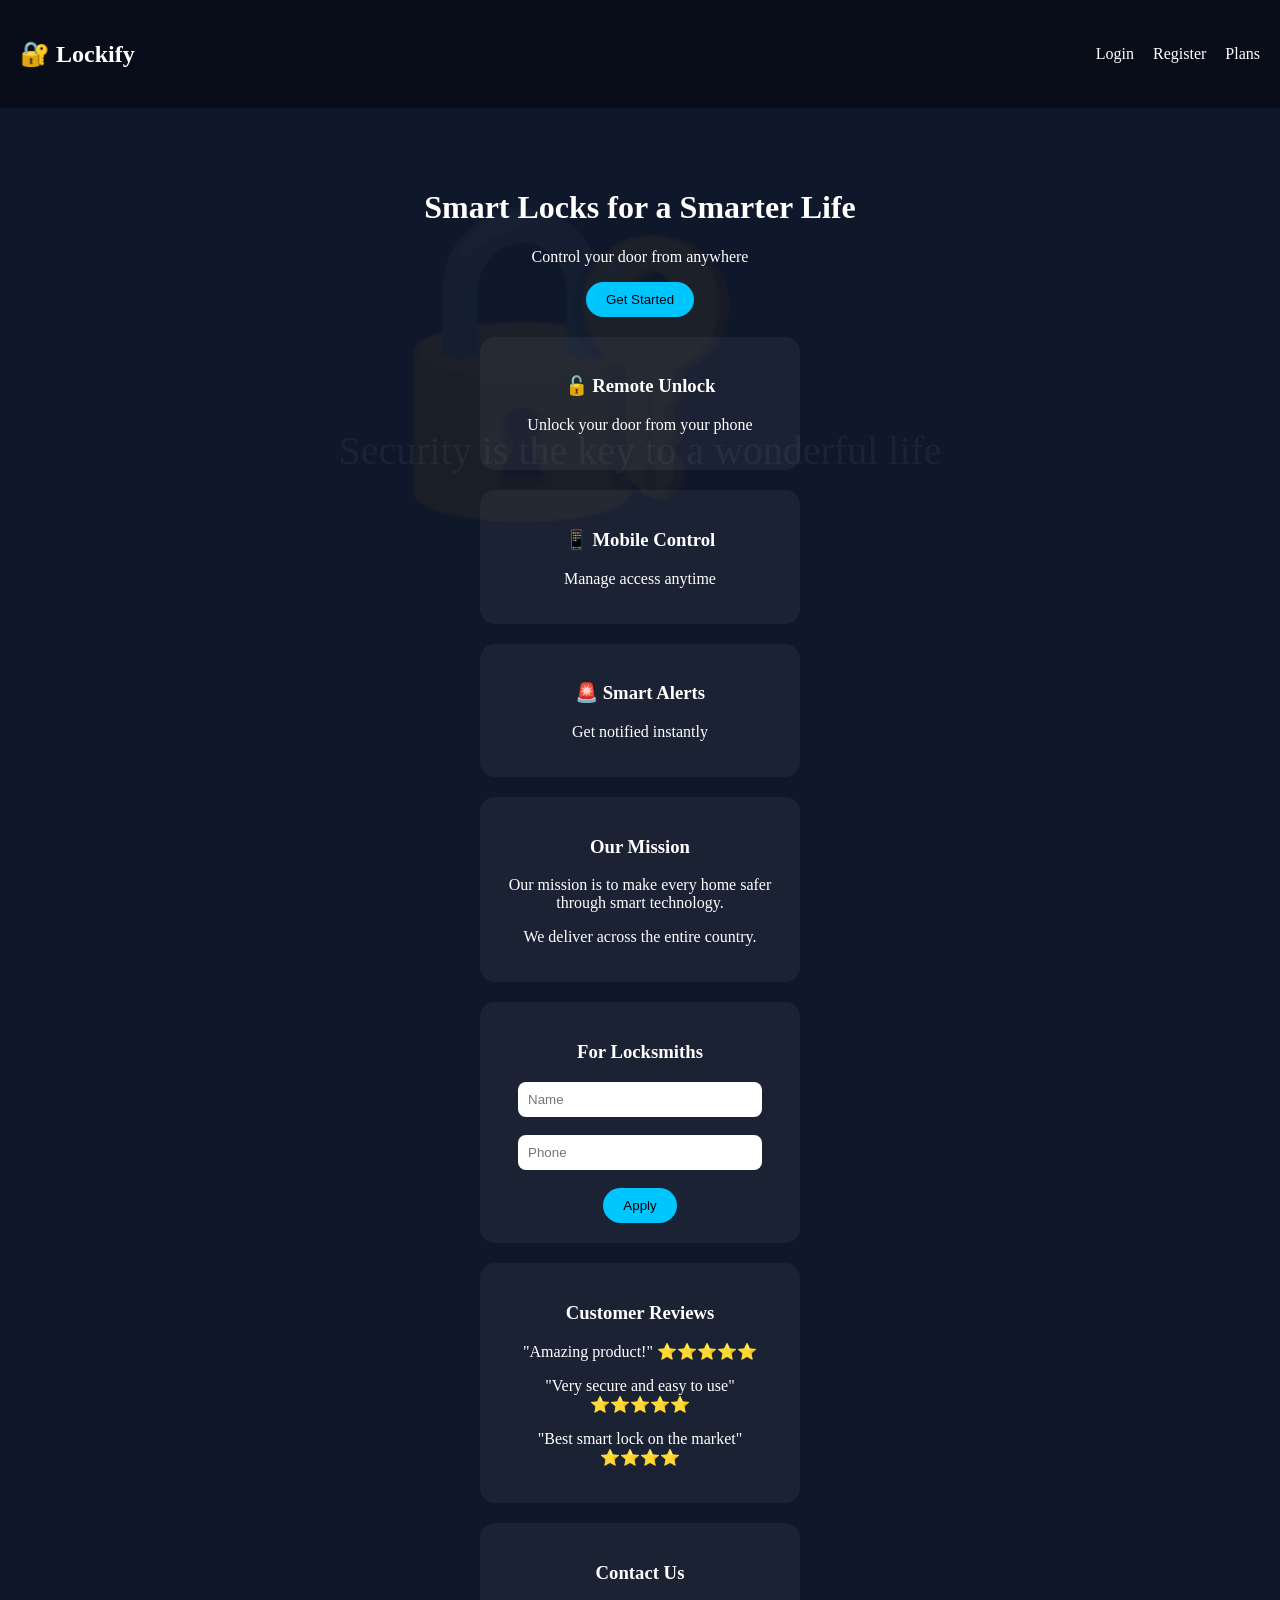
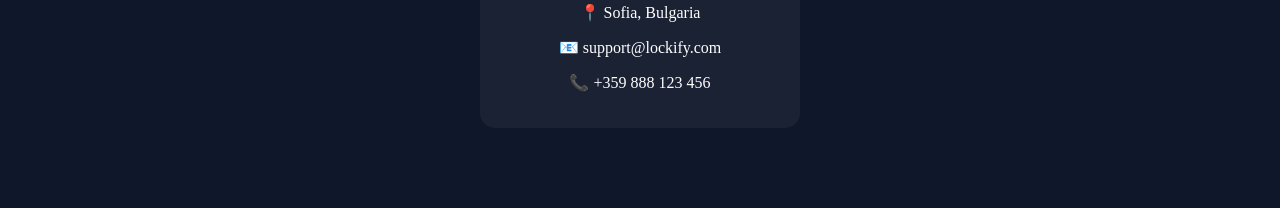
<file: index.html>
<!DOCTYPE html>
<html>
<head>
<meta charset="UTF-8">
<title>Lockify</title>
<link rel="stylesheet" href="style.css">
</head>
<body>

<div id="loader" style="display:none;">🔐 Loading Lockify...</div>

<div class="navbar">
  <h2>🔐 Lockify</h2>
  <div>
    <a href="login.html">Login</a>
    <a href="register.html">Register</a>
    <a href="plans.html">Plans</a>
  </div>
</div>

<div class="container">

<h1>Smart Locks for a Smarter Life</h1>
<p>Control your door from anywhere</p>

<button onclick="checkAccess()">Get Started</button>

<div id="guestActions"></div>

<div class="card" onclick="feature('Remote Unlock')">
<h3>🔓 Remote Unlock</h3>
<p>Unlock your door from your phone</p>
</div>

<div class="card" onclick="feature('Mobile Control')">
<h3>📱 Mobile Control</h3>
<p>Manage access anytime</p>
</div>

<div class="card" onclick="feature('Smart Alerts')">
<h3>🚨 Smart Alerts</h3>
<p>Get notified instantly</p>
</div>

<div class="card">
<h3>Our Mission</h3>
<p>Our mission is to make every home safer through smart technology.</p>
<p>We deliver across the entire country.</p>
</div>

<div class="card">
<h3>For Locksmiths</h3>

<form id="locksmithForm">

<input id="lockName" placeholder="Name" required><br><br>
<input id="lockPhone" placeholder="Phone" required><br><br>

<button type="submit">Apply</button>

</form>

</div>

<div class="card">
<h3>Customer Reviews</h3>
<p>"Amazing product!" ⭐⭐⭐⭐⭐</p>
<p>"Very secure and easy to use" ⭐⭐⭐⭐⭐</p>
<p>"Best smart lock on the market" ⭐⭐⭐⭐</p>
</div>

<div class="card">
<h3>Contact Us</h3>
<p>📍 Sofia, Bulgaria</p>
<p>📧 support@lockify.com</p>
<p>📞 +359 888 123 456</p>
</div>

</div>

<script src="script.js"></script>

</body>
</html>
</file>
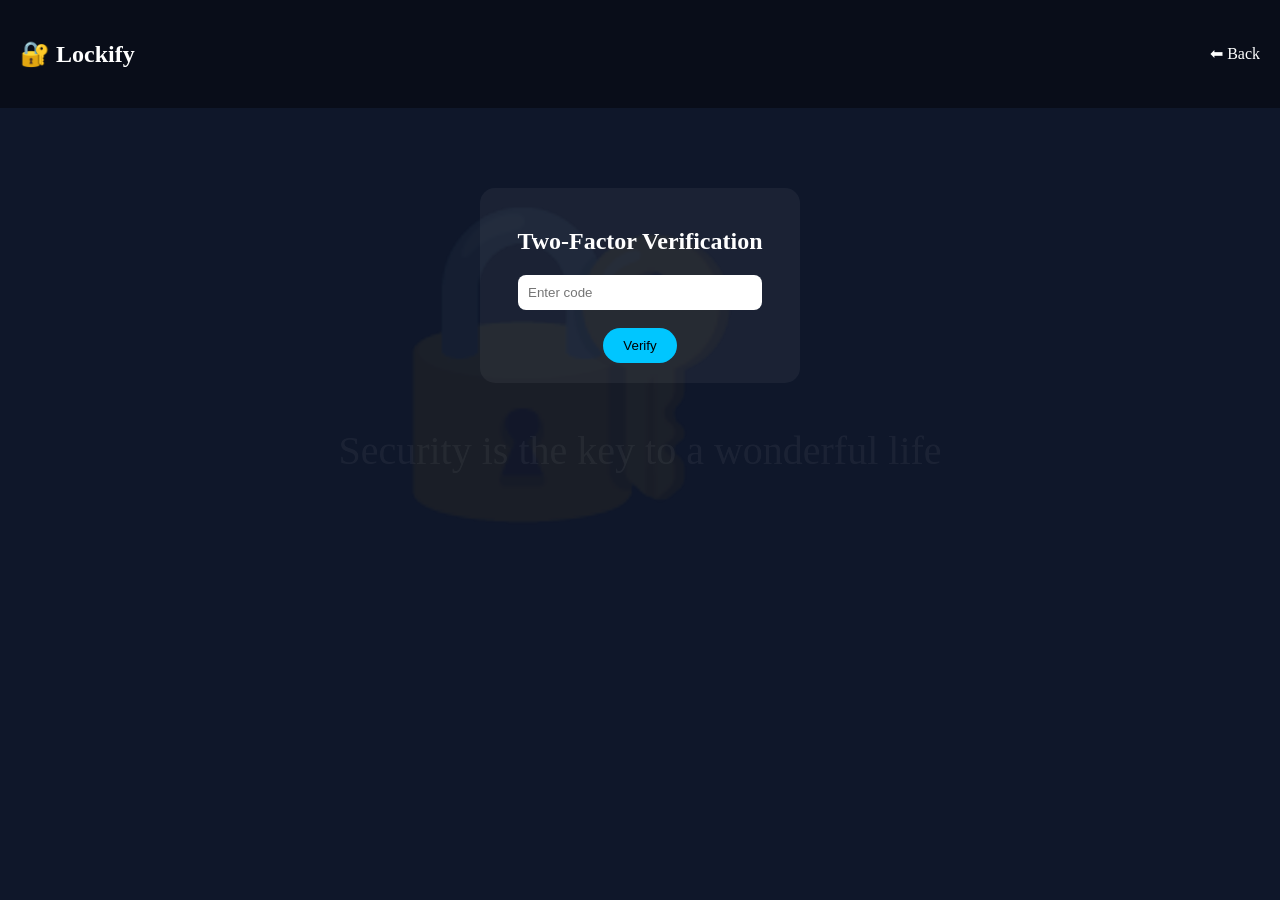
<file: 2fa.html>
<!DOCTYPE html>
<html>
<head>
<meta charset="UTF-8">
<title>Verification</title>
<link rel="stylesheet" href="style.css">
</head>
<body>

<div class="navbar">
<h2>🔐 Lockify</h2>
<a href="login.html">⬅ Back</a>
</div>

<div class="container">
<div class="card">

<h2>Two-Factor Verification</h2>

<form id="faForm">
<input id="faCode" placeholder="Enter code"><br><br>
<button>Verify</button>
</form>

</div>
</div>

<script src="script.js"></script>

</body>
</html>
</file>
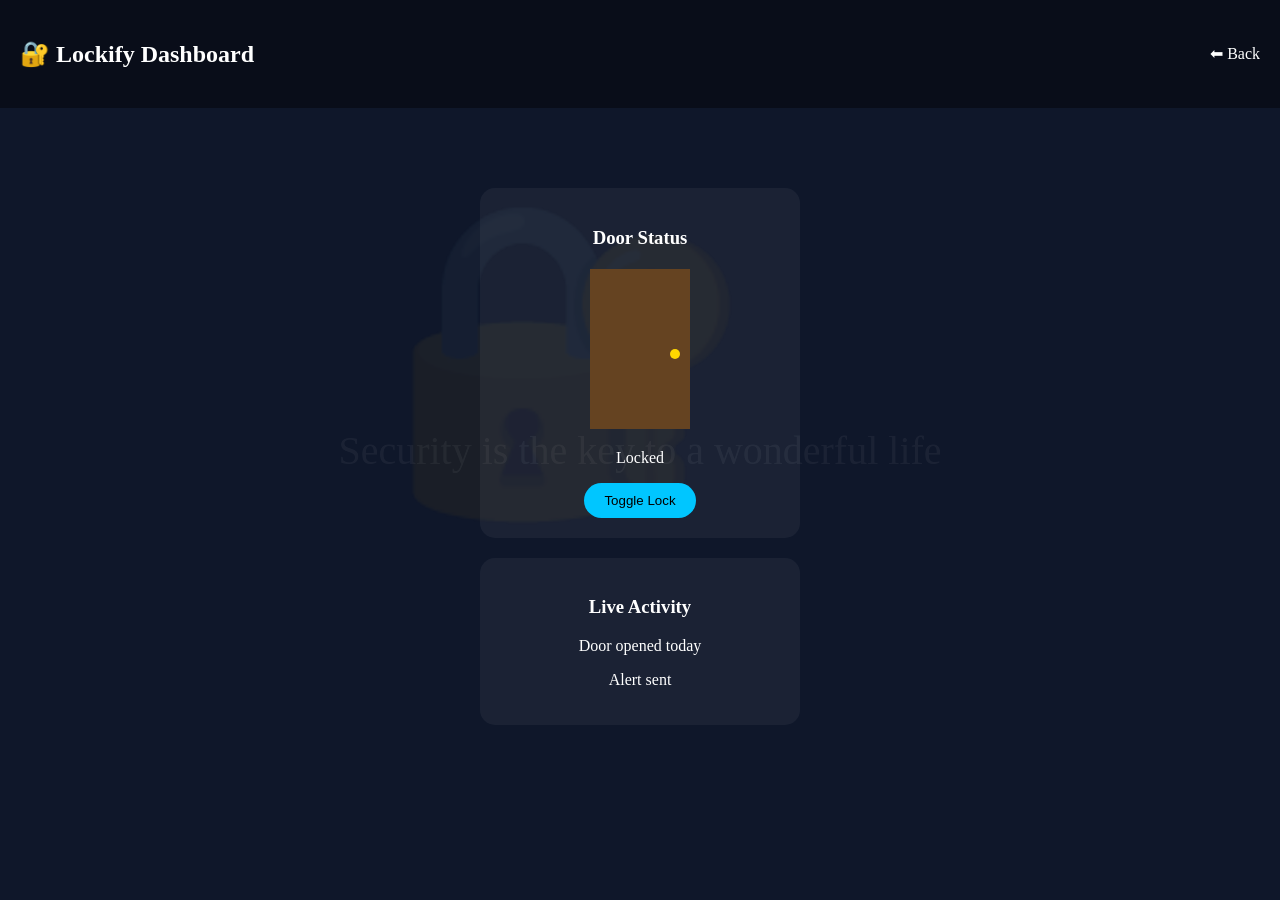
<file: dashboard.html>
<!DOCTYPE html>
<html>
<head>
<meta charset="UTF-8">
<title>Dashboard</title>
<link rel="stylesheet" href="style.css">
</head>
<body>

<div class="navbar">
<h2>🔐 Lockify Dashboard</h2>
<a href="index.html">⬅ Back</a>
</div>

<div class="container">

<div class="card">
<h3>Door Status</h3>

<div class="door" id="door"></div>

<p id="status">Locked</p>

<button onclick="unlock()">Toggle Lock</button>
</div>

<div class="card">
<h3>Live Activity</h3>
<p>Door opened today</p>
<p>Alert sent</p>
</div>

</div>

<script src="script.js"></script>

</body>
</html>
</file>
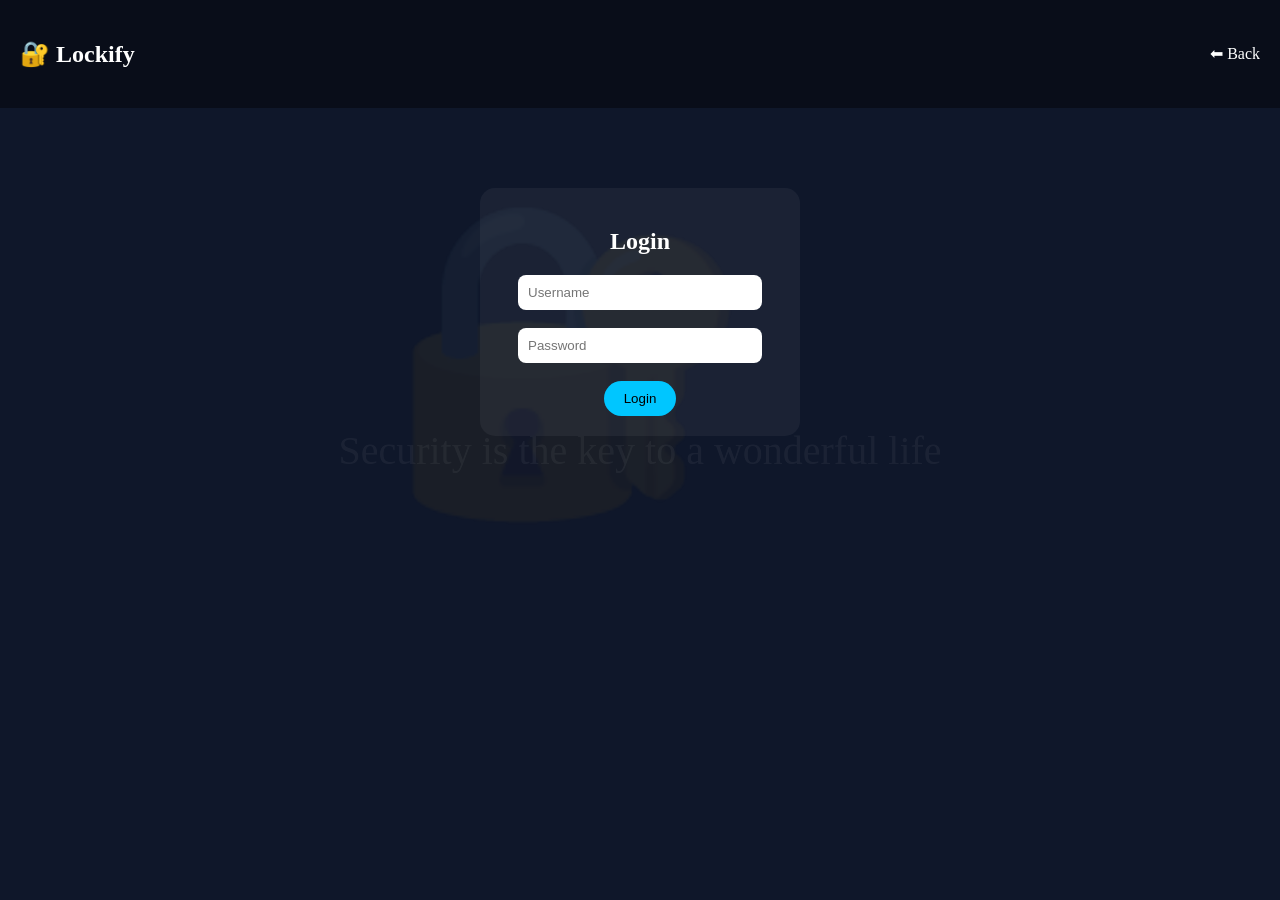
<file: login.html>
<!DOCTYPE html>
<html>
<head>
<meta charset="UTF-8">
<title>Login</title>
<link rel="stylesheet" href="style.css">
</head>
<body>

<div class="navbar">
<h2>🔐 Lockify</h2>
<a href="index.html">⬅ Back</a>
</div>

<div class="container">
<div class="card">

<h2>Login</h2>

<form id="loginForm">
<input id="loginUsername" placeholder="Username"><br><br>
<input type="password" id="loginPassword" placeholder="Password"><br><br>
<button>Login</button>
</form>

</div>
</div>

<script src="script.js"></script>

</body>
</html>
</file>
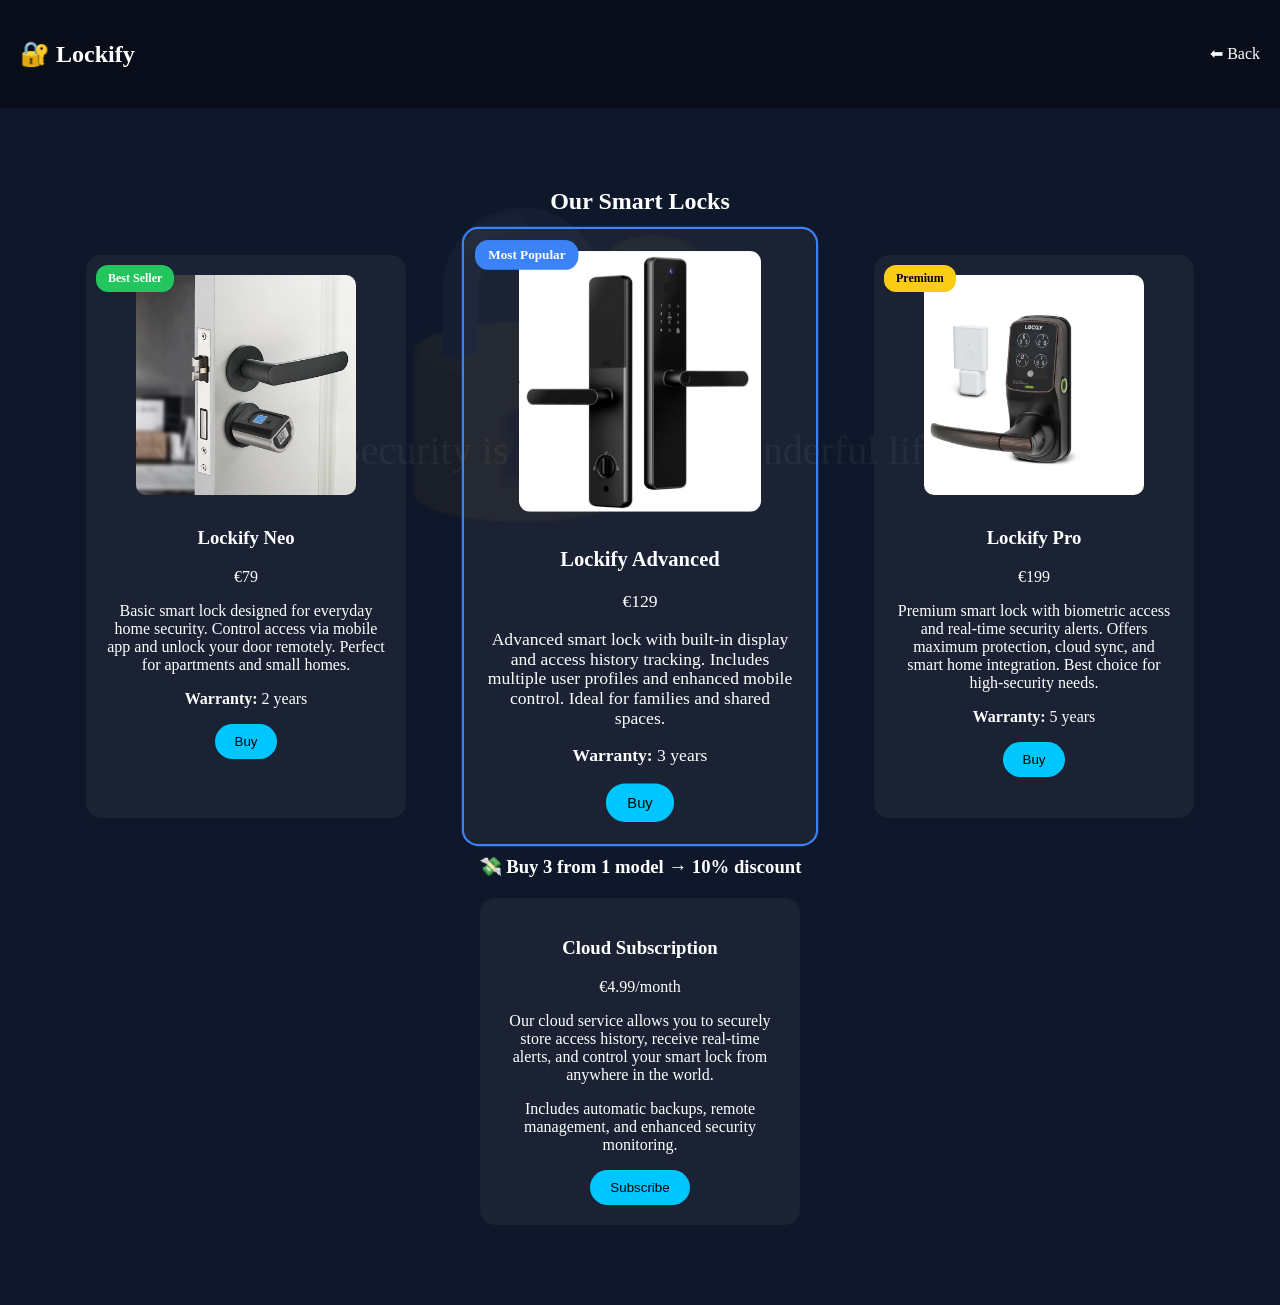
<file: plans.html>
<!DOCTYPE html>
<html>
<head>
<meta charset="UTF-8">
<title>Plans</title>
<link rel="stylesheet" href="style.css">
</head>
<body>

<div class="navbar">
<h2>🔐 Lockify</h2>
<a href="index.html">⬅ Back</a>
</div>

<div class="container">

<h2>Our Smart Locks</h2>

<div class="products">

<!-- 🟢 Lockify Neo -->
<div class="card">

<div class="badge">Best Seller</div>

<img src="lock1.jpg" width="220">
<h3>Lockify Neo</h3>
<p>€79</p>

<p>
Basic smart lock designed for everyday home security. 
Control access via mobile app and unlock your door remotely.
Perfect for apartments and small homes.
</p>

<p><b>Warranty:</b> 2 years</p>

<button onclick="buy()">Buy</button>

</div>

<!-- 🔵 Lockify Advanced -->
<div class="card highlight">

<div class="badge popular">Most Popular</div>

<img src="lock2.jpg" width="220">
<h3>Lockify Advanced</h3>
<p>€129</p>

<p>
Advanced smart lock with built-in display and access history tracking.
Includes multiple user profiles and enhanced mobile control.
Ideal for families and shared spaces.
</p>

<p><b>Warranty:</b> 3 years</p>

<button onclick="buy()">Buy</button>

</div>

<!-- 🔴 Lockify Pro -->
<div class="card">

<div class="badge premium">Premium</div>

<img src="lock3.jpg" width="220">
<h3>Lockify Pro</h3>
<p>€199</p>

<p>
Premium smart lock with biometric access and real-time security alerts.
Offers maximum protection, cloud sync, and smart home integration.
Best choice for high-security needs.
</p>

<p><b>Warranty:</b> 5 years</p>

<button onclick="buy()">Buy</button>

</div>

</div>

<h3>💸 Buy 3 from 1 model → 10% discount</h3>

<!-- ☁️ Cloud -->
<div class="card">
<h3>Cloud Subscription</h3>

<p>€4.99/month</p>

<p>
Our cloud service allows you to securely store access history, 
receive real-time alerts, and control your smart lock from anywhere in the world.
</p>

<p>
Includes automatic backups, remote management, and enhanced security monitoring.
</p>

<button onclick="subscribe()">Subscribe</button>
</div>

</div>

<script src="script.js"></script>

</body>
</html>
</file>
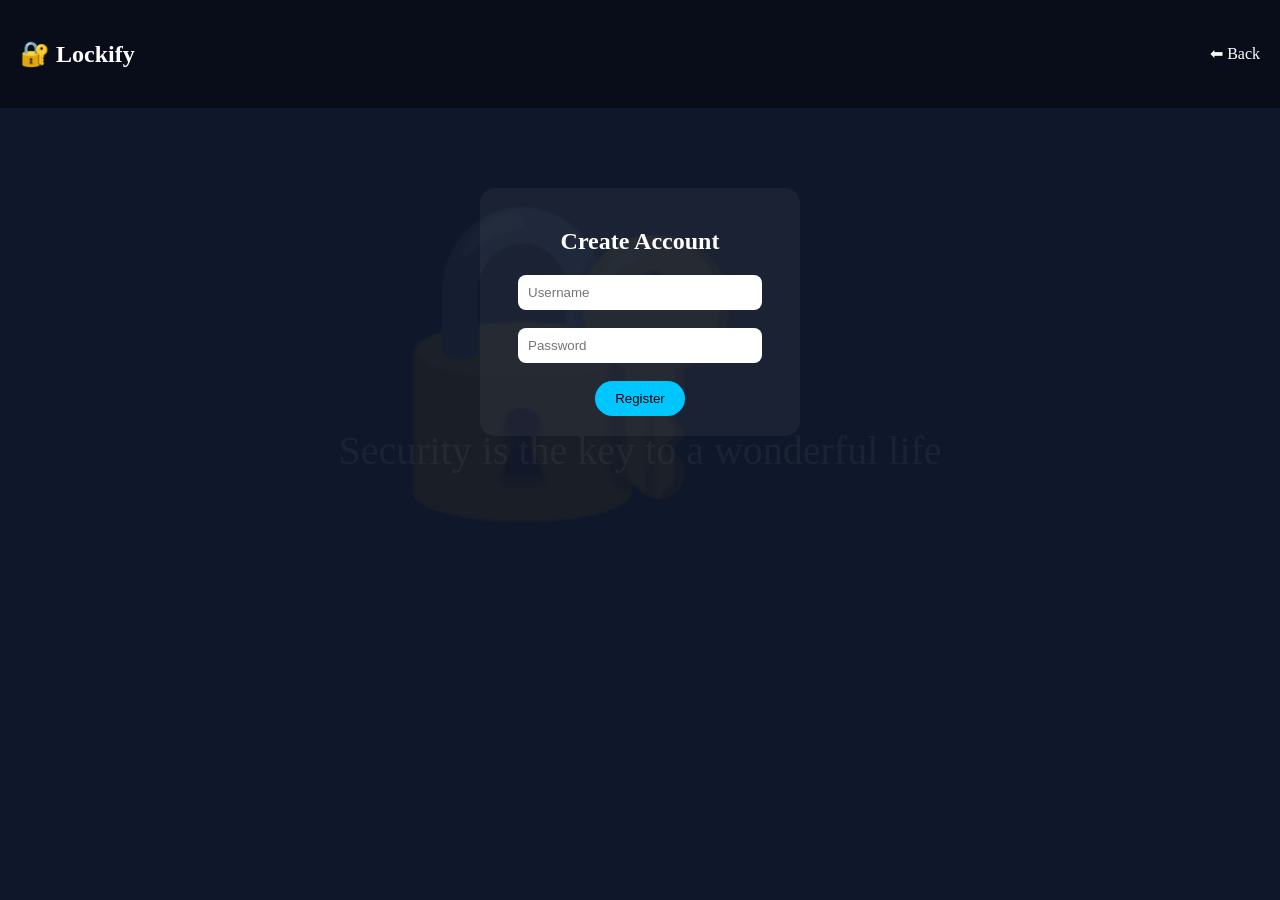
<file: register.html>
<!DOCTYPE html>
<html>
<head>
<meta charset="UTF-8">
<title>Register</title>
<link rel="stylesheet" href="style.css">
</head>
<body>

<div class="navbar">
<h2>🔐 Lockify</h2>
<a href="index.html">⬅ Back</a>
</div>

<div class="container">
<div class="card">

<h2>Create Account</h2>

<form id="registerForm">
<input id="username" placeholder="Username"><br><br>
<input type="password" id="password" placeholder="Password"><br><br>
<button>Register</button>
</form>

</div>
</div>

<script src="script.js"></script>

</body>
</html>
</file>
<file: style.css>
/* ===== BODY ===== */
body{
margin:0;
font-family:Segoe UI;
background:#0f172a;
color:white;
}

/* ===== LOADER ===== */
#loader{
position:fixed;
width:100%;
height:100%;
background:#0f172a;
display:flex;
justify-content:center;
align-items:center;
z-index:999;
font-size:30px;
}

/* ===== WATERMARK ===== */
body::before{
content:"Security is the key to a wonderful life";
position:fixed;
font-size:40px;
opacity:0.05;
top:50%;
left:50%;
transform:translate(-50%,-50%);
z-index:-1;
}

/* ===== BACKGROUND ICON ===== */
body::after{
content:"🔐";
position:fixed;
font-size:300px;
opacity:0.05;
top:20%;
left:30%;
z-index:-1;
}

/* ===== NAVBAR ===== */
.navbar{
display:flex;
justify-content:space-between;
align-items:center;
padding:20px;
background:rgba(0,0,0,0.4);
}

.navbar a{
color:white;
text-decoration:none;
margin-left:15px;
}

/* ===== CONTAINER ===== */
.container{
text-align:center;
padding:60px;
}

/* ===== PRODUCTS LAYOUT ===== */
.products{
display:flex;
justify-content:center;
gap:20px;
flex-wrap:wrap;
}

/* ===== CARDS ===== */
.card{
background:rgba(255,255,255,0.05);
padding:20px;
margin:20px auto;
width:280px;
border-radius:15px;
transition:0.3s;
position:relative;
}

.card:hover{
transform:translateY(-10px);
box-shadow:0 15px 40px rgba(0,0,0,0.4);
}

/* ===== IMAGES ===== */
.card img{
border-radius:10px;
margin-bottom:10px;
transition:0.3s;
}

.card:hover img{
transform:scale(1.1);
}

/* ===== BADGES ===== */
.badge{
position:absolute;
top:10px;
left:10px;
background:#22c55e;
padding:6px 12px;
border-radius:12px;
font-size:12px;
font-weight:bold;
color:white;
}

.badge.popular{
background:#3b82f6;
}

.badge.premium{
background:#facc15;
color:black;
}

/* ===== HIGHLIGHT PLAN ===== */
.highlight{
transform:scale(1.1);
border:2px solid #3b82f6;
z-index:2;
}

/* ===== BUTTONS ===== */
button{
padding:10px 20px;
border:none;
border-radius:20px;
background:#00c6ff;
color:black;
cursor:pointer;
transition:0.3s;
}

button:hover{
transform:scale(1.1);
}

/* ===== INPUTS ===== */
input{
padding:10px;
width:80%;
border-radius:8px;
border:none;
}

/* ===== DOOR (Dashboard animation) ===== */
.door{
width:100px;
height:160px;
background:#654321;
margin:20px auto;
transform-origin:left;
transition:0.6s;
position:relative;
}

.door::after{
content:"";
width:10px;
height:10px;
background:gold;
position:absolute;
right:10px;
top:50%;
border-radius:50%;
}

.open{
transform:rotateY(-60deg);
}
</file>
